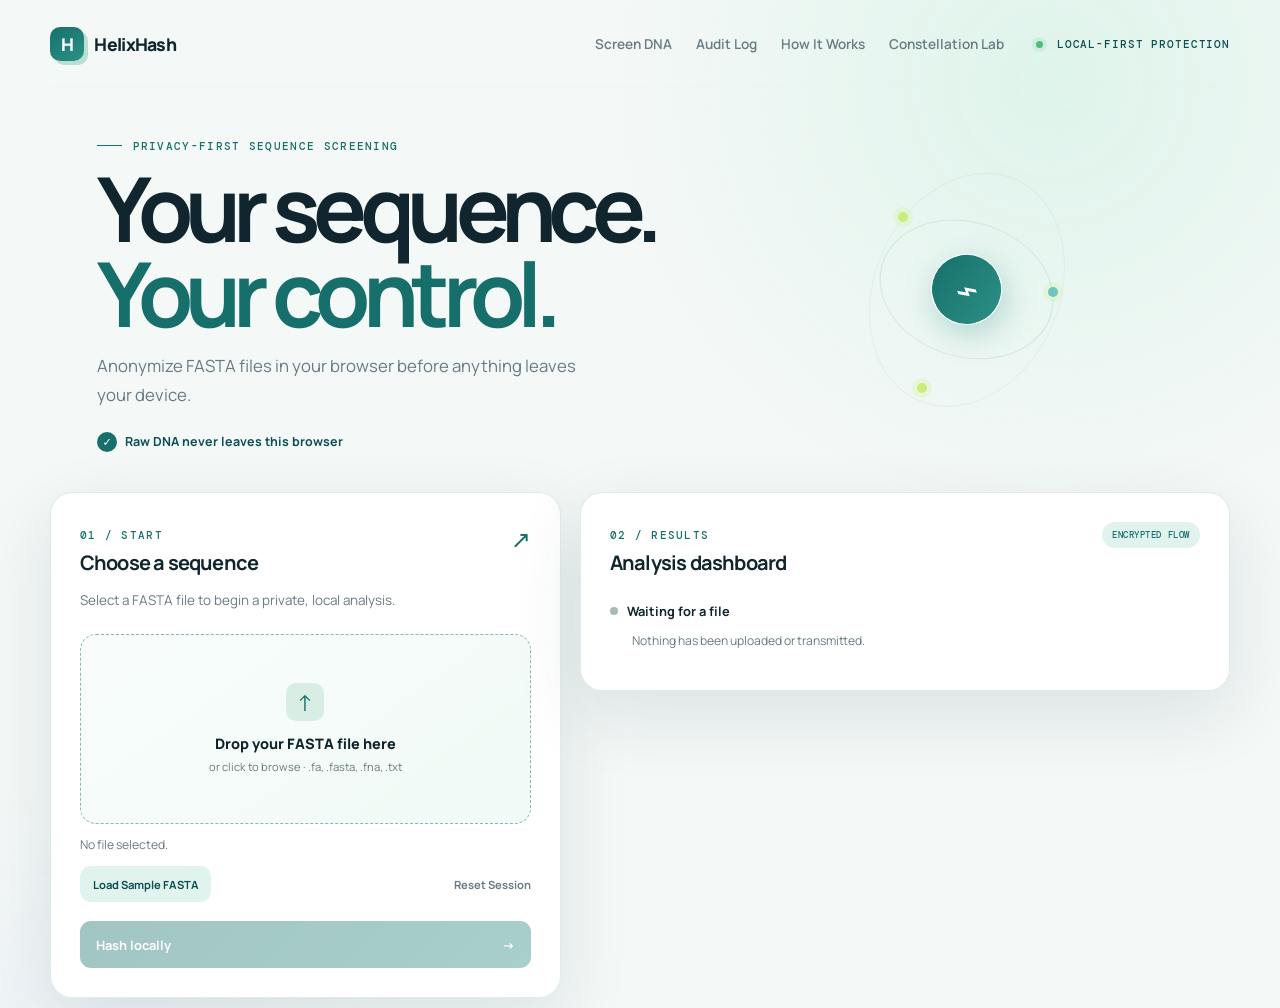
<file: index.html>
<!doctype html>
<html lang="en">
  <head>
    <meta charset="UTF-8" />
    <meta http-equiv="refresh" content="0; url=frontend/index.html" />
    <title>HelixHash</title>
  </head>
  <body>
    <p>Opening HelixHash…</p>
    <p><a href="frontend/index.html">Open HelixHash</a></p>
  </body>
</html>
</file>
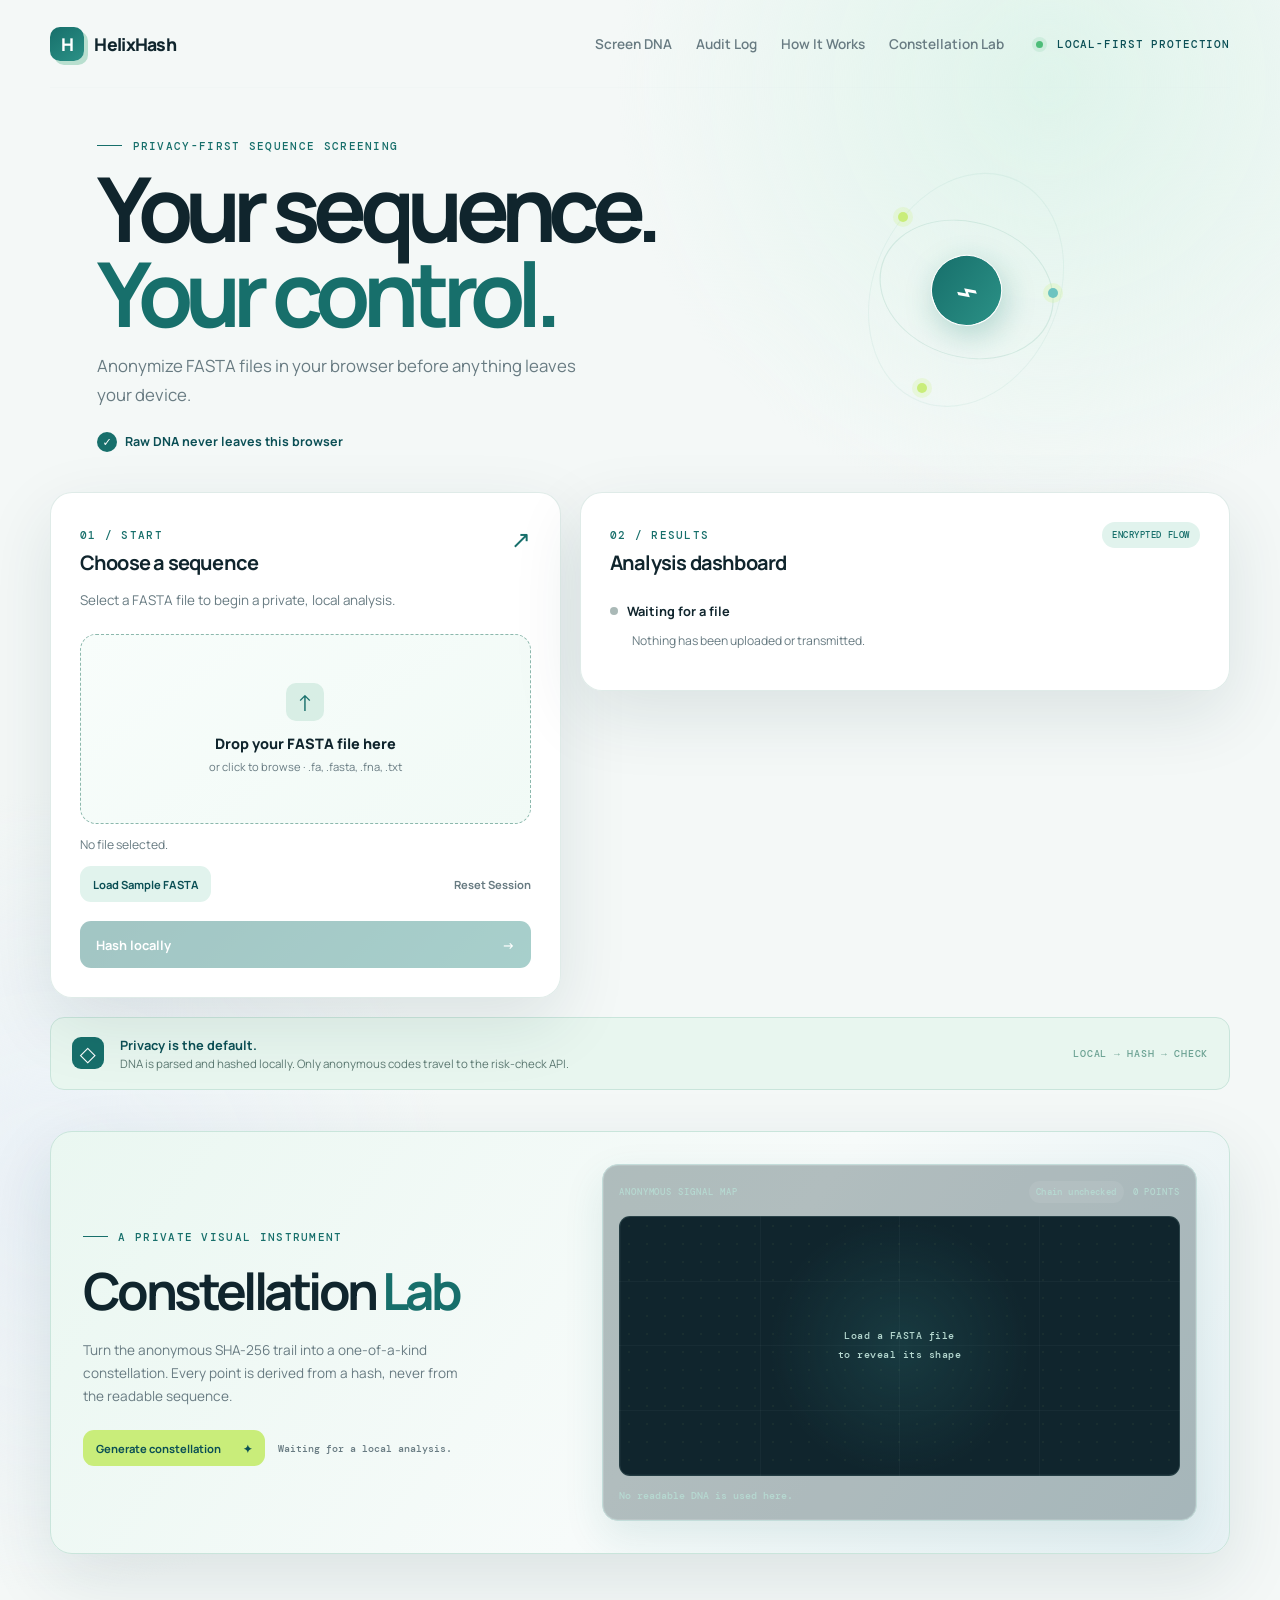
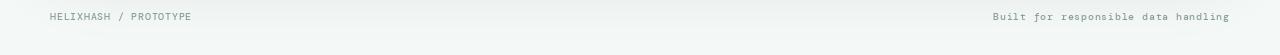
<file: frontend/index.html>
<!doctype html>
<html lang="en">
  <head>
    <meta charset="UTF-8" />
    <meta name="viewport" content="width=device-width, initial-scale=1.0" />
    <meta name="description" content="HelixHash privacy-first FASTA screening prototype" />
    <title>HelixHash | Privacy-first sequence screening</title>
    <link rel="icon" type="image/svg+xml" href="favicon.svg" />
    <link rel="preconnect" href="https://fonts.googleapis.com" />
    <link rel="preconnect" href="https://fonts.gstatic.com" crossorigin />
    <link href="https://fonts.googleapis.com/css2?family=DM+Mono:wght@400;500&family=Manrope:wght@400;500;600;700;800&display=swap" rel="stylesheet" />
    <link rel="stylesheet" href="styles.css" />
  </head>
  <body>
    <div class="shell">
      <nav class="nav" aria-label="Primary navigation">
        <a class="brand" href="#top"><span class="brand-mark">H</span><span>HelixHash</span></a>
        <div class="nav-links">
          <a href="#screen">Screen DNA</a>
          <a href="#analysis-dashboard">Audit Log</a>
          <a href="#privacy-architecture">How It Works</a>
          <a href="#signal-lab">Constellation Lab</a>
        </div>
        <span class="nav-pill"><span class="pulse"></span> Local-first protection</span>
      </nav>

      <main id="top">
        <section class="hero">
          <div class="hero-copy">
            <p class="eyebrow"><span class="eyebrow-line"></span> Privacy-first sequence screening</p>
            <h1>Your sequence.<br /><em>Your control.</em></h1>
            <p class="subtitle">Anonymize FASTA files in your browser before anything leaves your device.</p>
            <div class="hero-proof"><span class="check">✓</span> Raw DNA never leaves this browser</div>
          </div>
          <div class="hero-orbit" aria-hidden="true">
            <div class="orbit orbit-one"></div><div class="orbit orbit-two"></div>
            <div class="orbit-core">⌁</div>
            <span class="orbit-dot dot-one"></span><span class="orbit-dot dot-two"></span><span class="orbit-dot dot-three"></span>
          </div>
        </section>

        <section id="screen" class="workspace-grid">
          <section class="card upload-card">
            <div class="section-heading"><div><span class="step-label">01 / START</span><h2>Choose a sequence</h2></div><span class="heading-icon">↗</span></div>
            <p class="card-intro">Select a FASTA file to begin a private, local analysis.</p>
            <label for="fasta-file" class="drop-zone">
              <span class="upload-icon">↑</span>
              <span class="drop-title">Drop your FASTA file here</span>
              <span class="drop-help">or click to browse · .fa, .fasta, .fna, .txt</span>
              <input id="fasta-file" type="file" accept=".fa,.fasta,.fna,.txt,text/plain" />
            </label>
            <p id="file-name" class="file-name">No file selected.</p>
            <div class="session-actions">
              <button id="sample-button" class="secondary-button" type="button">Load Sample FASTA</button>
              <button id="reset-button" class="text-button" type="button">Reset Session</button>
            </div>
            <button id="hash-button" type="button" disabled><span>Hash locally</span><span>→</span></button>
          </section>

          <section id="analysis-dashboard" class="card result-card" aria-live="polite" tabindex="-1">
            <div class="section-heading"><div><span class="step-label">02 / RESULTS</span><h2>Analysis dashboard</h2></div><span class="secure-badge">ENCRYPTED FLOW</span></div>
            <div class="status-row"><span class="status-dot"></span><strong id="status">Waiting for a file</strong></div>
            <p id="privacy-note" class="muted">Nothing has been uploaded or transmitted.</p>
            <div id="results" hidden>
              <div class="decision"><div><span class="decision-label">Safety status</span><strong id="safety-status">—</strong></div><span class="decision-check">✓</span></div>
              <dl class="summary">
                <div><dt>Sequence length</dt><dd id="sequence-length">—</dd></div>
                <div><dt>Chunks</dt><dd id="chunk-count">—</dd></div>
                <div><dt>Matched chunks</dt><dd id="matched-chunks">—</dd></div>
                <div><dt>Off-targets</dt><dd id="off-targets">—</dd></div>
              </dl>
              <p class="audit-line"><span>Immutable audit record</span><code id="audit-id">—</code></p>
              <details class="hash-details"><summary>View anonymous SHA-256 codes</summary><ol id="hash-list" class="hash-list"></ol></details>
              <div class="audit-tools">
                <button id="check-log-button" class="secondary-button" type="button">Check audit log</button>
                <label class="row-picker" for="tamper-row">Row <select id="tamper-row" aria-label="Audit row to tamper"><option value="1">1</option></select></label>
                <button id="break-log-button" class="secondary-button danger-button" type="button">Break Log demo</button>
                <span id="chain-status" class="chain-status">Chain verification has not run.</span>
              </div>
            </div>
          </section>
        </section>

        <section id="privacy-architecture" class="privacy-strip"><span class="shield">◇</span><div><strong>Privacy is the default.</strong><span>DNA is parsed and hashed locally. Only anonymous codes travel to the risk-check API.</span></div><span class="lock-word">LOCAL → HASH → CHECK</span></section>

        <section id="signal-lab" class="signal-lab" aria-labelledby="signal-lab-title">
          <div class="lab-copy">
            <p class="eyebrow"><span class="eyebrow-line"></span> A private visual instrument</p>
            <h2 id="signal-lab-title">Constellation <em>Lab</em></h2>
            <p>Turn the anonymous SHA-256 trail into a one-of-a-kind constellation. Every point is derived from a hash, never from the readable sequence.</p>
            <div class="lab-controls">
              <button id="constellation-button" class="secondary-button" type="button">Generate constellation <span>✦</span></button>
              <span id="constellation-status" class="chain-status">Waiting for a local analysis.</span>
            </div>
          </div>
          <div class="constellation-card">
            <div class="constellation-head"><span>ANONYMOUS SIGNAL MAP</span><span class="chain-badge unknown" id="constellation-chain-badge">Chain unchecked</span><span id="constellation-count">0 POINTS</span></div>
            <div id="constellation" class="constellation" role="img" aria-label="An empty anonymous hash constellation">
              <span class="constellation-empty">Load a FASTA file<br />to reveal its shape</span>
            </div>
            <div id="constellation-detail" class="constellation-detail" aria-live="polite">No readable DNA is used here.</div>
          </div>
        </section>
      </main>
      <footer><span>HELIXHASH / PROTOTYPE</span><span>Built for responsible data handling</span></footer>
    </div>
    <script src="app.js?v=15" defer></script>
  </body>
</html>
</file>
<file: frontend/styles.css>
:root {
  --ink: #10252d; --muted: #687b82; --paper: #f4f8f7; --card: #ffffff;
  --line: #d8e6e3; --teal: #176f6b; --teal-dark: #0b4f55; --mint: #e1f3ed;
  --lime: #c9ed7a; --coral: #b94d52; --amber: #d8942c; --shadow: 0 24px 70px rgba(18, 57, 62, .11);
  font-family: "Manrope", system-ui, sans-serif; color: var(--ink); background: var(--paper);
}
* { box-sizing: border-box; }
body { margin: 0; min-width: 320px; background: radial-gradient(circle at 82% 5%, #dff4eb 0, transparent 27rem), radial-gradient(circle at 4% 72%, #eaf1f7 0, transparent 25rem), var(--paper); }
.shell { width: min(1180px, calc(100% - 48px)); margin: auto; }
.nav { height: 88px; display: flex; justify-content: space-between; align-items: center; border-bottom: 1px solid #d8e6e322; }
.nav-links { display: flex; gap: 1.5rem; margin-left: auto; margin-right: 2rem; }
.nav-links a { color: var(--muted); text-decoration: none; font-size: .85rem; font-weight: 600; transition: color .2s ease; }
.nav-links a:hover, .nav-links a:focus-visible { color: var(--teal); }
.nav-links a:focus-visible { outline: 2px solid var(--lime); outline-offset: 4px; border-radius: 3px; }
html { scroll-behavior: smooth; }
.brand { display: flex; gap: .65rem; align-items: center; color: var(--ink); text-decoration: none; font-size: 1.1rem; font-weight: 800; letter-spacing: -.04em; }
.brand-mark { display: grid; place-items: center; width: 34px; height: 34px; border-radius: 10px; color: white; background: linear-gradient(145deg, var(--teal), #2b9186); font-weight: 800; box-shadow: 4px 4px 0 #b8dfcf; }
.nav-pill { color: var(--teal-dark); font: 500 .68rem "DM Mono", monospace; letter-spacing: .08em; text-transform: uppercase; }
.pulse { display: inline-block; width: 7px; height: 7px; margin-right: .4rem; border-radius: 50%; background: #4ebd79; box-shadow: 0 0 0 4px #4ebd7922; }
.hero { min-height: 355px; display: flex; align-items: center; justify-content: space-between; padding: 2.5rem 8% 2.5rem 4%; }
.eyebrow, .step-label { color: var(--teal); font: 500 .68rem "DM Mono", monospace; letter-spacing: .12em; text-transform: uppercase; }
.eyebrow { display: flex; align-items: center; gap: .65rem; }
.eyebrow-line { width: 25px; height: 1px; background: var(--teal); }
h1 { max-width: 640px; margin: .85rem 0 1.1rem; font-size: clamp(3.3rem, 7vw, 6.2rem); line-height: .94; letter-spacing: -.085em; }
h1 em { color: var(--teal); font-style: normal; }
.subtitle { max-width: 480px; margin: 0; color: var(--muted); font-size: 1.05rem; line-height: 1.7; }
.hero-proof { display: inline-flex; align-items: center; gap: .5rem; margin-top: 1.4rem; color: var(--teal-dark); font-size: .78rem; font-weight: 700; }
.check, .decision-check { display: inline-grid; place-items: center; width: 20px; height: 20px; border-radius: 50%; color: white; background: var(--teal); font-size: .7rem; }
.hero-orbit { position: relative; width: 235px; height: 235px; margin-right: 5%; animation: orbit-float 7s ease-in-out infinite; }
.orbit { position: absolute; inset: 5%; border: 1px solid #8ac4b222; border-radius: 50%; transform: rotate(-25deg) skewX(-15deg); }
.orbit-two { inset: 17%; transform: rotate(58deg) skewX(-15deg); border-color: #8ac4b244; }
.orbit-core { position: absolute; inset: 35%; display: grid; place-items: center; border: 1px solid #ffffff; border-radius: 50%; color: white; background: linear-gradient(145deg, var(--teal), #2b9186); box-shadow: 0 10px 30px #187b7244; font-size: 2.3rem; transform: rotate(-20deg); }
.orbit-dot { position: absolute; width: 10px; height: 10px; border-radius: 50%; background: var(--lime); box-shadow: 0 0 0 5px #c7ed7233; }.dot-one { top: 17%; left: 21%; }.dot-two { right: 11%; top: 49%; background: #6dc4c0; }.dot-three { left: 29%; bottom: 6%; }
.workspace-grid { display: grid; grid-template-columns: .88fr 1.12fr; gap: 1.2rem; align-items: start; }
.dashboard-open .workspace-grid { grid-template-columns: 1fr; }
.dashboard-open .result-card { order: -1; border-color: #8bc9b7; box-shadow: 0 22px 60px rgba(24, 123, 114, .16); }
.result-card { scroll-margin-top: 1.25rem; transition: border-color .25s ease, box-shadow .25s ease, transform .25s ease; }
.upload-card:hover { transform: translateY(-3px); border-color: #a9d4c9; box-shadow: 0 28px 75px rgba(18, 57, 62, .14); }
.analysis-ready #results { display: block; }
.result-card:focus { outline: 3px solid #c7ed72; outline-offset: 4px; }
.card { padding: 1.8rem; border: 1px solid #d8e6e3cc; border-radius: 22px; background: #fffffff2; box-shadow: var(--shadow); backdrop-filter: blur(10px); }
.section-heading { display: flex; align-items: flex-start; justify-content: space-between; gap: 1rem; }.section-heading h2 { margin: .35rem 0 0; font-size: 1.25rem; letter-spacing: -.04em; }.heading-icon { color: var(--teal); font-size: 1.5rem; }.secure-badge { padding: .45rem .65rem; border-radius: 99px; color: var(--teal); background: var(--mint); font: 500 .58rem "DM Mono", monospace; letter-spacing: .06em; }
.card-intro { color: var(--muted); font-size: .84rem; line-height: 1.6; }.drop-zone { display: flex; flex-direction: column; align-items: center; justify-content: center; min-height: 190px; margin: 1.4rem 0 .8rem; border: 1.5px dashed #8cb8ad; border-radius: 14px; cursor: pointer; background: #f7fcf9; transition: .2s ease; }.drop-zone:hover, .drop-zone:focus-within { border-color: var(--teal); background: var(--mint); transform: translateY(-2px); }.upload-icon { display: grid; place-items: center; width: 38px; height: 38px; margin-bottom: .8rem; border-radius: 10px; color: var(--teal); background: #d8eee5; font-size: 1.4rem; }.drop-title { font-size: .9rem; font-weight: 800; }.drop-help { margin-top: .4rem; color: var(--muted); font-size: .7rem; }.drop-zone input { position: absolute; width: 1px; height: 1px; opacity: 0; }.file-name, .muted { color: var(--muted); font-size: .76rem; }
button { width: 100%; display: flex; justify-content: space-between; align-items: center; margin-top: 1.2rem; padding: .9rem 1rem; border: 0; border-radius: 10px; color: white; background: var(--teal); font: 700 .8rem "Manrope", sans-serif; cursor: pointer; transition: .2s ease; } button:hover:not(:disabled) { background: var(--teal-dark); transform: translateY(-2px); box-shadow: 0 8px 18px #187b7233; } button:disabled { cursor: not-allowed; opacity: .4; }
.status-row { display: flex; align-items: center; gap: .6rem; margin-top: 1.6rem; font-size: .8rem; }.status-dot { width: 8px; height: 8px; border-radius: 50%; background: #aab9b7; }.status-dot.ready { background: #4ebd79; box-shadow: 0 0 0 4px #4ebd7922; }.result-card > .muted { margin-left: 1.4rem; }
.decision { display: flex; justify-content: space-between; align-items: center; margin-top: 1.5rem; padding: 1rem 1.1rem; border: 1px solid #bce3cc; border-radius: 12px; color: #1d6843; background: #effaf3; }.decision-label { display: block; margin-bottom: .2rem; font: 500 .6rem "DM Mono", monospace; letter-spacing: .1em; text-transform: uppercase; }.decision strong { font-size: 1.5rem; letter-spacing: -.05em; }.decision-check { width: 28px; height: 28px; background: #4bad72; }
.summary { display: grid; grid-template-columns: repeat(4, 1fr); gap: .75rem; margin: 1.2rem 0; }.summary div { padding: .8rem .65rem; border: 1px solid var(--line); border-radius: 10px; background: #fbfdfc; }dt { color: var(--muted); font: 500 .58rem "DM Mono", monospace; line-height: 1.3; text-transform: uppercase; }dd { margin: .35rem 0 0; font-size: 1.1rem; font-weight: 800; }.audit-line { display: flex; justify-content: space-between; gap: 1rem; padding-top: 1rem; border-top: 1px solid var(--line); color: var(--muted); font-size: .7rem; }.audit-line code { color: var(--teal); font: 500 .65rem "DM Mono", monospace; overflow-wrap: anywhere; text-align: right; }.hash-details { margin-top: 1.4rem; color: var(--teal); font-size: .75rem; font-weight: 700; }.hash-details summary { cursor: pointer; }.hash-list { max-height: 180px; overflow: auto; padding-left: 1.2rem; color: var(--muted); }.hash-list li { margin: .4rem 0; overflow-wrap: anywhere; font: .68rem "DM Mono", monospace; }
.audit-tools { display: flex; align-items: center; gap: .8rem; margin-top: 1.4rem; padding-top: 1rem; border-top: 1px solid var(--line); }.secondary-button { width: auto; margin: 0; padding: .65rem .8rem; color: var(--teal-dark); background: var(--mint); font-size: .7rem; }.secondary-button:hover:not(:disabled) { color: white; background: var(--teal); }.chain-status { color: var(--muted); font: 500 .65rem "DM Mono", monospace; }.chain-status.pending { color: #a27826; }.chain-status.valid { color: #26734a; }.chain-status.invalid { color: #a33d45; }
.session-actions { display: flex; align-items: center; justify-content: space-between; gap: .75rem; margin-top: .8rem; }.text-button { width: auto; margin: 0; padding: .65rem 0; color: var(--muted); background: transparent; font-size: .7rem; }.text-button:hover:not(:disabled) { color: var(--teal-dark); background: transparent; box-shadow: none; transform: none; }.result-card.warning { border-color: #e8c56f; }.decision.warning { border-color: #efc76e; color: #8a5a13; background: #fff8e6; }.decision.warning .decision-check { background: #d9952c; }
.privacy-strip { display: flex; align-items: center; gap: 1rem; margin: 1.2rem 0 2.6rem; padding: 1.1rem 1.3rem; border: 1px solid #c9e5db; border-radius: 14px; color: var(--teal-dark); background: #e8f6ef; }.shield { display: grid; place-items: center; width: 32px; height: 32px; border-radius: 9px; color: white; background: var(--teal); font-size: 1.3rem; }.privacy-strip strong { display: block; font-size: .8rem; }.privacy-strip div span { display: block; margin-top: .15rem; color: #5d7a73; font-size: .72rem; }.lock-word { margin-left: auto; color: #6ca293; font: 500 .6rem "DM Mono", monospace; letter-spacing: .08em; }
.signal-lab { display: grid; grid-template-columns: .9fr 1.1fr; gap: 2rem; align-items: center; margin: 0 0 3.5rem; padding: 2rem; overflow: hidden; border: 1px solid #c9e5db; border-radius: 22px; background: linear-gradient(125deg, #eaf7f1, #f7fbfa 55%, #e6f1f4); box-shadow: var(--shadow); }
.lab-copy h2 { margin: .7rem 0 .8rem; font-size: clamp(2rem, 4vw, 3.3rem); letter-spacing: -.07em; }.lab-copy h2 em { color: var(--teal); font-style: normal; }.lab-copy > p:not(.eyebrow) { max-width: 390px; color: var(--muted); font-size: .85rem; line-height: 1.7; }.lab-controls { display: flex; align-items: center; flex-wrap: wrap; gap: .8rem; margin-top: 1.4rem; }.lab-controls button { gap: 1.4rem; }.lab-controls .chain-status { max-width: 180px; line-height: 1.45; }
.constellation-card { padding: 1rem; border: 1px solid #c3ddda; border-radius: 16px; background: #102c344d; box-shadow: inset 0 0 0 1px #ffffff22, 0 15px 40px #176f6b1c; }.constellation-head { display: flex; align-items: center; gap: .55rem; color: #b6d9d1; font: 500 .58rem "DM Mono", monospace; letter-spacing: .1em; }.chain-badge { margin-left: auto; padding: .3rem .45rem; border-radius: 999px; letter-spacing: .04em; }.chain-badge.valid { color: #dff7a2; background: #3c8c7044; }.chain-badge.invalid { color: #ffd1a5; background: #a64d4d55; }.chain-badge.unknown { color: #b6d9d1; background: #ffffff12; }.constellation { position: relative; min-height: 260px; margin-top: .8rem; overflow: hidden; border: 1px solid #9ed3c822; border-radius: 11px; background: radial-gradient(circle at 50% 50%, #2e757644 0, transparent 42%), repeating-linear-gradient(0deg, #ffffff08 0 1px, transparent 1px 25%), repeating-linear-gradient(90deg, #ffffff08 0 1px, transparent 1px 25%), #10252d; }.constellation::after { position: absolute; inset: 0; content: ""; pointer-events: none; background: radial-gradient(circle, #c9ed7a22 1px, transparent 1px); background-size: 18px 18px; opacity: .35; }.constellation-empty { position: absolute; inset: 0; display: grid; place-content: center; text-align: center; color: #b6d9d1; font: 500 .65rem "DM Mono", monospace; line-height: 1.8; letter-spacing: .05em; }.constellation-point { position: absolute; z-index: 1; min-width: 0; margin: 0; padding: 0; border: 2px solid #dff7a2; border-radius: 50%; background: #65c9b2; box-shadow: 0 0 0 4px #8be4c222, 0 0 18px #b9ed7a; transform: translate(-50%, -50%); animation: point-arrive .5s ease both; }.constellation-point:hover, .constellation-point:focus-visible { background: white; box-shadow: 0 0 0 6px #c9ed7a55, 0 0 24px #d8ff96; transform: translate(-50%, -50%) scale(1.35); }.constellation-detail { min-height: 1.2em; margin: .85rem 0 0; color: #b6d9d1; font: 500 .62rem "DM Mono", monospace; line-height: 1.5; }.constellation-detail code { color: #dff7a2; overflow-wrap: anywhere; }.link-state.valid { color: #dff7a2; }.link-state.invalid { color: #ffd1a5; }.danger-button { color: #8f4b48; background: #ffe7df; }.danger-button:hover:not(:disabled) { color: white; background: #b65c58; }
footer { display: flex; justify-content: space-between; padding: 0 0 2rem; color: #8ba09e; font: 500 .6rem "DM Mono", monospace; letter-spacing: .08em; }
/* Motion and focus states keep the interface lively without distracting from the analysis. */
.drop-zone { border-radius: 16px; background: linear-gradient(145deg, #f8fdfb, #f1faf6); }
.drop-zone:hover, .drop-zone:focus-within { box-shadow: 0 12px 28px #176f6b18; }
button { background: linear-gradient(135deg, var(--teal), #25887f); border-radius: 11px; }
button:hover:not(:disabled) { background: linear-gradient(135deg, var(--teal-dark), var(--teal)); box-shadow: 0 10px 22px #176f6b33; }
button:focus-visible { outline: 3px solid var(--lime); outline-offset: 3px; }
.status-dot.ready { animation: status-pulse 2s ease-in-out infinite; }
.analysis-ready #results { animation: result-reveal .45s ease both; }
.dashboard-open .result-card { animation: dashboard-arrive .45s ease both; }
@keyframes orbit-float { 0%, 100% { transform: translateY(0) rotate(0deg); } 50% { transform: translateY(-9px) rotate(3deg); } }
@keyframes status-pulse { 50% { box-shadow: 0 0 0 7px #4ebd7922; } }
@keyframes result-reveal { from { opacity: 0; transform: translateY(8px); } to { opacity: 1; transform: translateY(0); } }
@keyframes dashboard-arrive { from { opacity: .65; transform: translateY(10px); } to { opacity: 1; transform: translateY(0); } }
@keyframes point-arrive { from { opacity: 0; transform: translate(-50%, -50%) scale(0); } to { opacity: 1; transform: translate(-50%, -50%) scale(1); } }
@media (prefers-reduced-motion: reduce) { *, *::before, *::after { animation-duration: .01ms !important; animation-iteration-count: 1 !important; scroll-behavior: auto !important; transition-duration: .01ms !important; } }
@media (max-width: 760px) { .shell { width: min(100% - 28px, 600px); }.nav { height: 72px; }.nav-links, .nav-pill { display: none; }.hero { min-height: auto; padding: 2.3rem 0 3rem; }.hero-orbit { display: none; }.workspace-grid { grid-template-columns: 1fr; }.summary { grid-template-columns: repeat(2, 1fr); }.privacy-strip { align-items: flex-start; }.lock-word { display: none; } footer { display: block; line-height: 2; } }
.signal-lab .secondary-button { color: var(--teal-dark); background: var(--lime); }.signal-lab .secondary-button:hover:not(:disabled) { color: white; background: var(--teal); }
@media (max-width: 760px) { .signal-lab { grid-template-columns: 1fr; gap: 1.2rem; padding: 1.25rem; border-radius: 18px; }.constellation { min-height: 220px; }.lab-controls { align-items: stretch; flex-direction: column; }.lab-controls button { width: 100%; justify-content: space-between; }.lab-controls .chain-status { max-width: none; } }
@media (max-width: 760px) {
  .shell { width: min(100% - 32px, 600px); }
  .nav { height: 70px; }
  .brand { font-size: 1rem; }
  .hero { padding: 2.2rem 0 2.7rem; }
  h1 { font-size: clamp(3rem, 15vw, 4.7rem); }
  .subtitle { font-size: .95rem; line-height: 1.6; }
  .workspace-grid { gap: 1rem; }
  .card { padding: 1.25rem; border-radius: 18px; }
  .drop-zone { min-height: 165px; }
  .summary { gap: .55rem; }
  .summary div { padding: .7rem .55rem; }
  dd { font-size: 1rem; }
  .audit-tools { align-items: stretch; flex-direction: column; }
  .audit-tools .secondary-button { width: 100%; justify-content: center; }
  .chain-status { line-height: 1.5; }
  .session-actions { align-items: stretch; flex-direction: column; }
  .session-actions .secondary-button, .session-actions .text-button { width: 100%; justify-content: center; }
  .privacy-strip { margin-bottom: 2rem; padding: 1rem; }
  footer { padding-bottom: 1.5rem; }
}
.row-picker { display: inline-flex; align-items: center; gap: .35rem; color: var(--muted); font: 500 .65rem "DM Mono", monospace; }
.row-picker select { padding: .55rem .35rem; border: 1px solid var(--line); border-radius: 7px; color: var(--teal-dark); background: white; font: inherit; }
.constellation-point.valid { border-color: #dff7a2; background: #65c9b2; }
.constellation-point.invalid { border-color: #ffb08d; background: #db625f; box-shadow: 0 0 0 4px #ff9d7a33, 0 0 18px #ff8b72; }
@media (min-width: 761px) and (max-width: 1050px) {
  .shell { width: min(100% - 40px, 920px); }
  .hero { padding-inline: 2%; }
  .hero-orbit { width: 190px; height: 190px; margin-right: 1%; }
  .workspace-grid { grid-template-columns: minmax(280px, .85fr) minmax(0, 1.15fr); gap: 1rem; }
  .card { padding: 1.4rem; }
  .summary { grid-template-columns: repeat(2, 1fr); }
  .nav-links { gap: 1rem; margin-right: 1rem; }
}
@media (max-width: 420px) {
  .shell { width: min(100% - 24px, 600px); }
  .section-heading { gap: .5rem; }
  .section-heading h2 { font-size: 1.1rem; }
  .secure-badge { font-size: .5rem; }
  .summary { grid-template-columns: repeat(2, minmax(0, 1fr)); }
  .audit-line { align-items: flex-start; flex-direction: column; }
  .audit-line code { text-align: left; }
}
@media (max-width: 760px) {
  .nav { height: 70px; padding: .8rem 0; flex-wrap: nowrap; }
  .nav-links { display: flex; order: initial; width: auto; max-width: 68%; margin: 0 0 0 auto; gap: .8rem; overflow-x: auto; padding: .2rem 0; scrollbar-width: none; }
  .nav-links::-webkit-scrollbar { display: none; }
  .nav-links a { flex: 0 0 auto; font-size: .7rem; white-space: nowrap; }
  .nav-pill { display: none; }
  .dashboard-open .result-card { width: 100%; }
  .drop-zone { touch-action: manipulation; }
  .session-actions button, #hash-button, .audit-tools button { min-height: 44px; }
}
</file>
